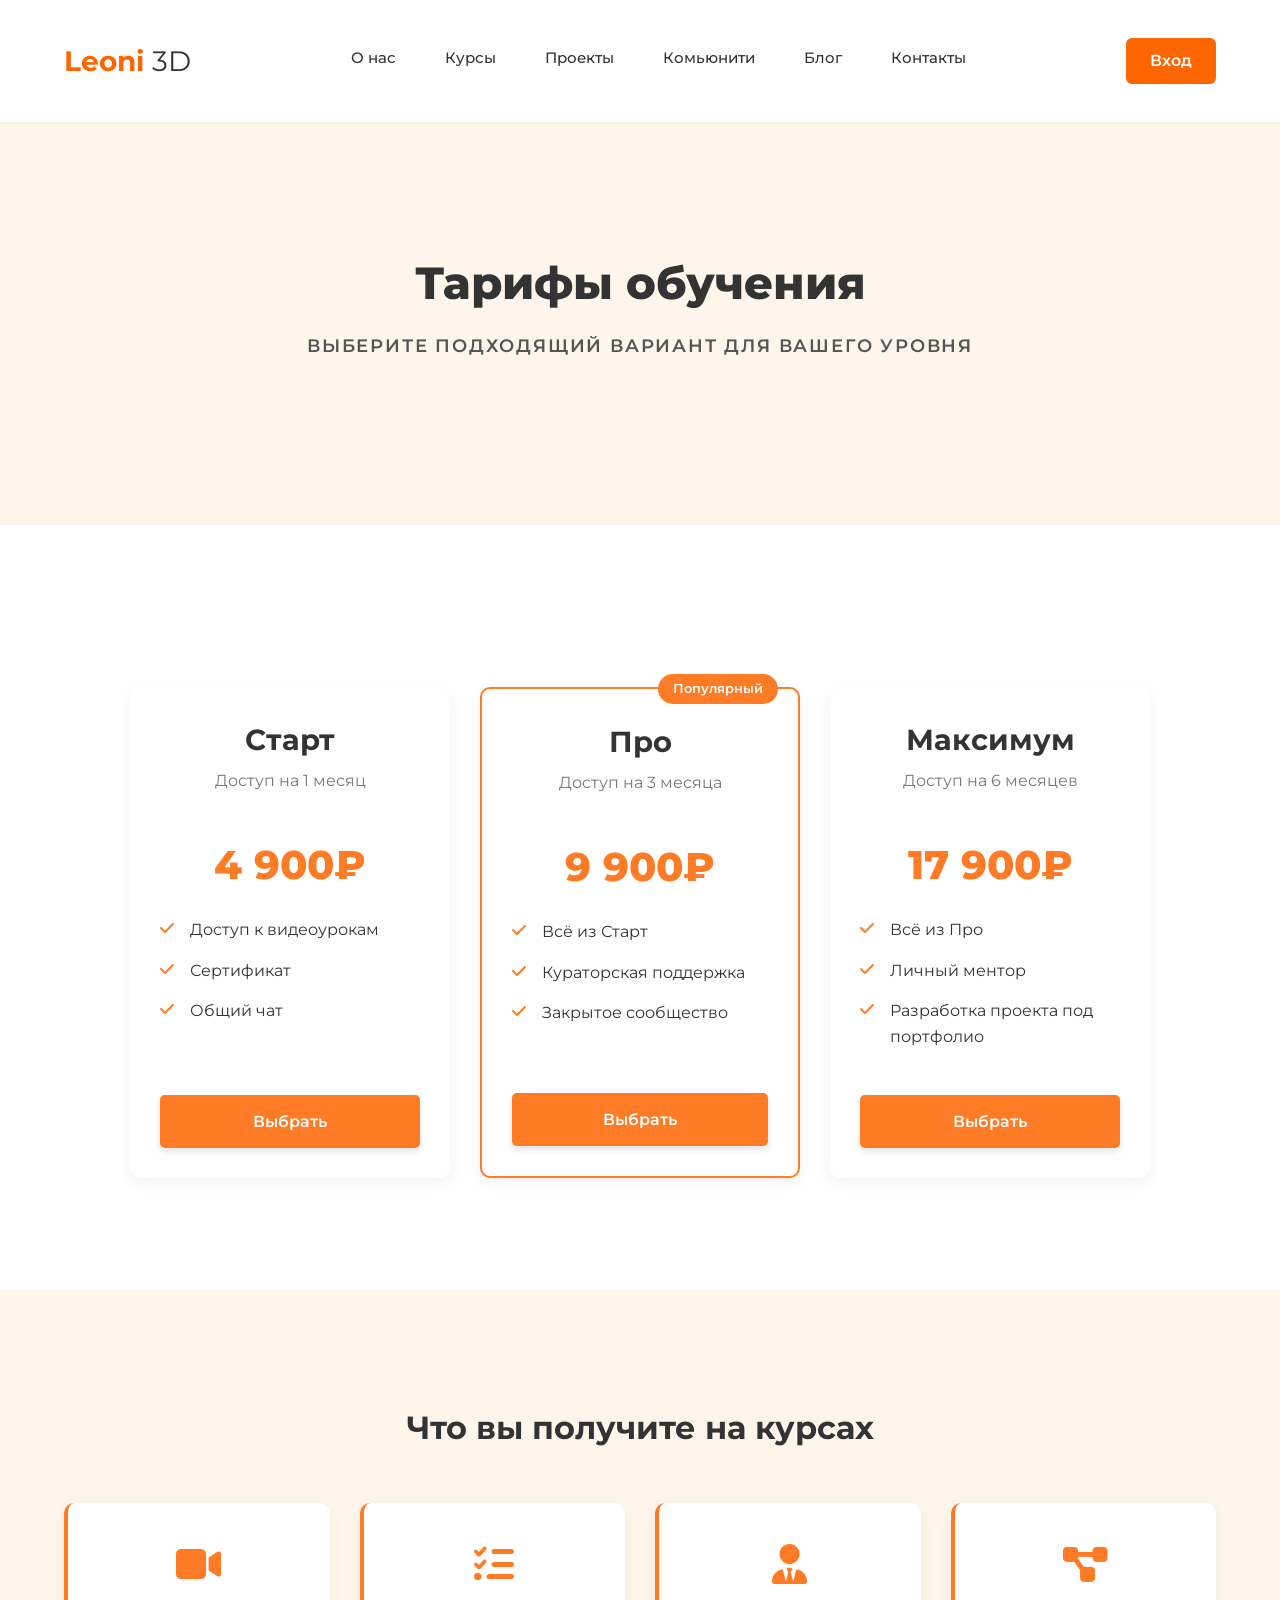
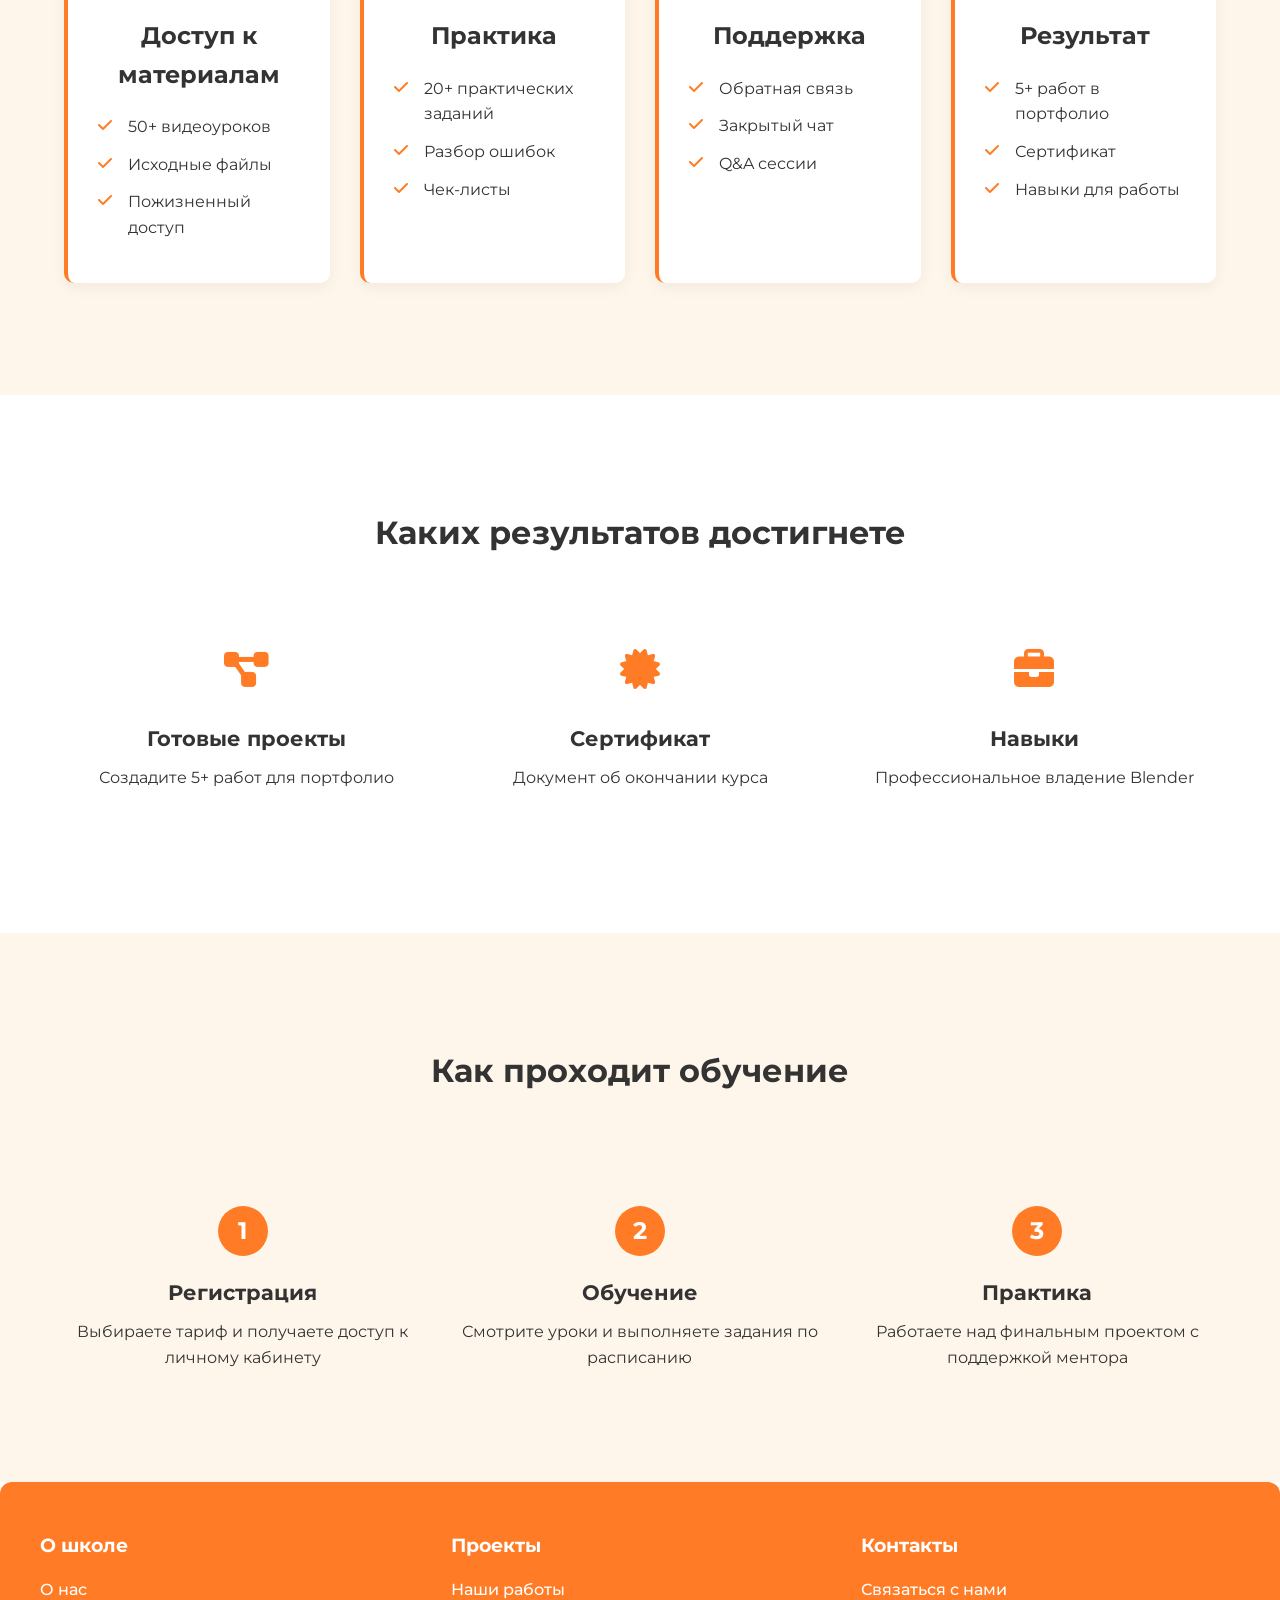
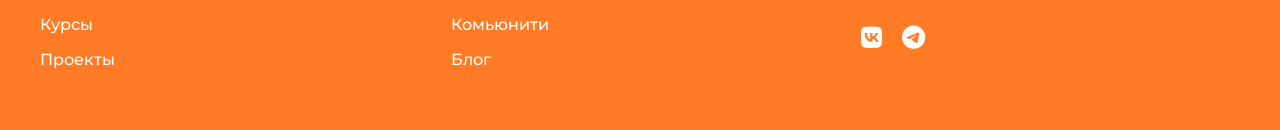
<file: courses.html>
<!DOCTYPE html>
<html lang="ru">
<head>
  <meta charset="UTF-8" />
  <meta name="viewport" content="width=device-width, initial-scale=1.0" />
  <title>Курсы | Leoni 3D</title>
  <link rel="stylesheet" href="styles.css" />
  <link href="https://fonts.googleapis.com/css2?family=Montserrat:wght@400;600;800&display=swap" rel="stylesheet" />
  <!-- Font Awesome Icons -->
  <link rel="stylesheet" href="https://cdnjs.cloudflare.com/ajax/libs/font-awesome/6.4.0/css/all.min.css" />
</head>
<body>
  <header>
    <div class="header-container container">
      <a href="index.html" class="logo">Leoni&nbsp;<span>3D</span></a>
      <ul class="nav-menu">
        <li><a href="about.html">О нас</a></li>
        <li><a href="courses.html" class="active">Курсы</a></li>
        <li><a href="projects.html">Проекты</a></li>
        <li><a href="community.html">Комьюнити</a></li>
        <li><a href="blog.html">Блог</a></li>
        <li><a href="contacts.html">Контакты</a></li>
      </ul>
      <a href="login.html" class="btn-login">Вход</a>
    </div>
  </header>

   <main>
    <!-- Герой-секция -->
    <section class="hero-courses" style="background-color: #fff6eb;">
      <div class="container">
        <div class="hero-content">
          <h1 class="hero-title">Тарифы обучения</h1>
          <p class="hero-subtitle">Выберите подходящий вариант для вашего уровня</p>
        </div>
      </div>
    </section>

    <!-- Основной блок тарифов -->
    <section class="pricing-section" style="background-color: #fff;">
      <div class="container">
        <div class="pricing-grid">
          <!-- Тариф Старт -->
          <div class="pricing-card">
            <div class="pricing-header">
              <h3>Старт</h3>
              <p>Доступ на 1 месяц</p>
            </div>
            <div class="pricing-price" style="color: #ff7b25;">
              4 900₽
            </div>
            <ul class="pricing-features">
              <li><i class="fas fa-check" style="color: #ff7b25;"></i> Доступ к видеоурокам</li>
              <li><i class="fas fa-check" style="color: #ff7b25;"></i> Сертификат</li>
              <li><i class="fas fa-check" style="color: #ff7b25;"></i> Общий чат</li>
            </ul>
            <div class="pricing-footer">
              <a href="#" class="btn-orange">Выбрать</a>
            </div>
          </div>
          
          <!-- Тариф Про -->
          <div class="pricing-card popular">
            <div class="pricing-badge">Популярный</div>
            <div class="pricing-header">
              <h3>Про</h3>
              <p>Доступ на 3 месяца</p>
            </div>
            <div class="pricing-price" style="color: #ff7b25;">
              9 900₽
            </div>
            <ul class="pricing-features">
              <li><i class="fas fa-check" style="color: #ff7b25;"></i> Всё из Старт</li>
              <li><i class="fas fa-check" style="color: #ff7b25;"></i> Кураторская поддержка</li>
              <li><i class="fas fa-check" style="color: #ff7b25;"></i> Закрытое сообщество</li>
            </ul>
            <div class="pricing-footer">
              <a href="#" class="btn-orange">Выбрать</a>
            </div>
          </div>
          
          <!-- Тариф Максимум -->
          <div class="pricing-card">
            <div class="pricing-header">
              <h3>Максимум</h3>
              <p>Доступ на 6 месяцев</p>
            </div>
            <div class="pricing-price" style="color: #ff7b25;">
              17 900₽
            </div>
            <ul class="pricing-features">
              <li><i class="fas fa-check" style="color: #ff7b25;"></i> Всё из Про</li>
              <li><i class="fas fa-check" style="color: #ff7b25;"></i> Личный ментор</li>
              <li><i class="fas fa-check" style="color: #ff7b25;"></i> Разработка проекта под портфолио</li>
            </ul>
            <div class="pricing-footer">
              <a href="#" class="btn-orange">Выбрать</a>
            </div>
          </div>
        </div>
      </div>
    </section>

     <section class="benefits-section" style="background-color: #fff6eb;">
  <div class="container">
    <h2 class="section-title">Что вы получите на курсах</h2>
    
    <div class="benefits-grid">
      <!-- Преимущество 1 -->
      <div class="benefit-card">
        <div class="benefit-icon">
          <i class="fas fa-video" style="color: #ff7b25;"></i>
        </div>
        <h3>Доступ к материалам</h3>
        <ul class="benefit-list">
          <li><i class="fas fa-check" style="color: #ff7b25;"></i> 50+ видеоуроков</li>
          <li><i class="fas fa-check" style="color: #ff7b25;"></i> Исходные файлы</li>
          <li><i class="fas fa-check" style="color: #ff7b25;"></i> Пожизненный доступ</li>
        </ul>
      </div>
      
      <!-- Преимущество 2 -->
      <div class="benefit-card">
        <div class="benefit-icon">
          <i class="fas fa-tasks" style="color: #ff7b25;"></i>
        </div>
        <h3>Практика</h3>
        <ul class="benefit-list">
          <li><i class="fas fa-check" style="color: #ff7b25;"></i> 20+ практических заданий</li>
          <li><i class="fas fa-check" style="color: #ff7b25;"></i> Разбор ошибок</li>
          <li><i class="fas fa-check" style="color: #ff7b25;"></i> Чек-листы</li>
        </ul>
      </div>
      
      <!-- Преимущество 3 -->
      <div class="benefit-card">
        <div class="benefit-icon">
          <i class="fas fa-user-tie" style="color: #ff7b25;"></i>
        </div>
        <h3>Поддержка</h3>
        <ul class="benefit-list">
          <li><i class="fas fa-check" style="color: #ff7b25;"></i> Обратная связь</li>
          <li><i class="fas fa-check" style="color: #ff7b25;"></i> Закрытый чат</li>
          <li><i class="fas fa-check" style="color: #ff7b25;"></i> Q&A сессии</li>
        </ul>
      </div>
      
      <!-- Преимущество 4 -->
      <div class="benefit-card">
        <div class="benefit-icon">
          <i class="fas fa-project-diagram" style="color: #ff7b25;"></i>
        </div>
        <h3>Результат</h3>
        <ul class="benefit-list">
          <li><i class="fas fa-check" style="color: #ff7b25;"></i> 5+ работ в портфолио</li>
          <li><i class="fas fa-check" style="color: #ff7b25;"></i> Сертификат</li>
          <li><i class="fas fa-check" style="color: #ff7b25;"></i> Навыки для работы</li>
        </ul>
      </div>
    </div>
  </div>
</section>

  <!-- Секция 2: Результаты -->
  <section class="results-section" style="background-color: #fff;">
    <div class="container">
      <h2 class="section-title">Каких результатов достигнете</h2>
      
      <div class="results-grid">
        <div class="result-card">
          <div class="result-icon">
            <i class="fas fa-project-diagram" style="color: #ff7b25;"></i>
          </div>
          <h3>Готовые проекты</h3>
          <p>Создадите 5+ работ для портфолио</p>
        </div>
        
        <div class="result-card">
          <div class="result-icon">
            <i class="fas fa-certificate" style="color: #ff7b25;"></i>
          </div>
          <h3>Сертификат</h3>
          <p>Документ об окончании курса</p>
        </div>
        
        <div class="result-card">
          <div class="result-icon">
            <i class="fas fa-briefcase" style="color: #ff7b25;"></i>
          </div>
          <h3>Навыки</h3>
          <p>Профессиональное владение Blender</p>
        </div>
      </div>
    </div>
  </section>

  <!-- Секция 3: Как проходит обучение -->
  <section class="process-section" style="background-color: #fff6eb;">
    <div class="container">
      <h2 class="section-title">Как проходит обучение</h2>
      
      <div class="process-steps">
        <!-- Шаг 1 -->
        <div class="process-step">
          <div class="step-number" style="background-color: #ff7b25;">1</div>
          <h3>Регистрация</h3>
          <p>Выбираете тариф и получаете доступ к личному кабинету</p>
        </div>
        
        <!-- Шаг 2 -->
        <div class="process-step">
          <div class="step-number" style="background-color: #ff7b25;">2</div>
          <h3>Обучение</h3>
          <p>Смотрите уроки и выполняете задания по расписанию</p>
        </div>
        
        <!-- Шаг 3 -->
        <div class="process-step">
          <div class="step-number" style="background-color: #ff7b25;">3</div>
          <h3>Практика</h3>
          <p>Работаете над финальным проектом с поддержкой ментора</p>
        </div>
      </div>
    </div>
  </section>

  </main>

  <footer>
    <div class="footer-container">
      <div class="footer-column">
        <h4>О школе</h4>
        <p><a href="about.html">О нас</a></p>
        <p><a href="courses.html">Курсы</a></p>
        <p><a href="projects.html">Проекты</a></p>
      </div>
      <div class="footer-column">
        <h4>Проекты</h4>
        <p><a href="projects.html">Наши работы</a></p>
        <p><a href="community.html">Комьюнити</a></p>
        <p><a href="blog.html">Блог</a></p>
      </div>
      <div class="footer-column">
        <h4>Контакты</h4>
        <p><a href="contacts.html">Связаться с нами</a></p>
        <div class="footer-socials">
          <a href="#"><i class="fab fa-vk"></i></a>
          <a href="#"><i class="fab fa-telegram"></i></a>
        </div>
      </div>
    </div>
  </footer>

  <script>
    // Мобильное меню
    document.querySelector('.mobile-menu-btn').addEventListener('click', function() {
      document.querySelector('.nav-menu').classList.toggle('active');
    });
  </script>
</body>
</html>
</file>
<file: styles.css>
/* Базовые стили */
* {
  margin: 0;
  padding: 0;
  box-sizing: border-box;
}

body {
  font-family: 'Montserrat', sans-serif;
  background-color: #fff;
  color: #333;
  line-height: 1.6;
  font-size: 16px;
}

.container {
  width: 90%;
  max-width: 1200px;
  margin: 0 auto;
  padding: 2rem 0;
}

/* Шапка сайта */
header {
  background-color: #fff;
  box-shadow: 0 2px 4px rgba(0,0,0,0.05);
  position: sticky;
  top: 0;
  z-index: 1000;
}

.logo {
  font-size: 1.6rem;
  font-weight: 800;
  color: #333;
  text-decoration: none;
}

.logo span {
  color: #ff7b25;
}

nav {
  display: flex;
  align-items: center;
}

.nav-menu {
  display: flex;
  flex-wrap: wrap;
  gap: 1.2rem;
  list-style: none;
}

.nav-menu li a {
  text-decoration: none;
  color: #333;
  font-weight: 600;
  position: relative;
  font-size: 0.95rem;
  padding: 0.5rem 0.25rem;
}

.nav-menu li a::after {
  content: '';
  position: absolute;
  left: 0;
  bottom: -4px;
  width: 0;
  height: 2px;
  background: #ff7b25;
  transition: width 0.3s ease;
}

.nav-menu li a:hover::after {
  width: 100%;
}

header .container {
  display: flex;
  justify-content: space-between;
  align-items: center;
}

/* Герой секция */
.hero {
  background: linear-gradient(135deg, #fef5e4 0%, #ffffff 100%);
  padding: 5rem 0;
  text-align: center;
}

.hero h1 {
  font-size: 2.75rem;
  margin-bottom: 1rem;
  max-width: 800px;
  margin-left: auto;
  margin-right: auto;
}

.hero h1 span {
  color: #ff7b25;
}

.cta-button {
  display: inline-block;
  margin-top: 2rem;
  padding: 1rem 2rem;
  background-color: #ff7b25;
  color: white;
  text-decoration: none;
  font-weight: 600;
  border-radius: 8px;
  font-size: 1.1rem;
  position: relative;
  border: 2px solid transparent;
  transition: all 0.3s ease;
}

.cta-button::before {
  content: '→';
  position: absolute;
  left: 0.75rem;
  opacity: 0;
  transform: translateX(-10px);
  transition: 0.3s;
}

.cta-button:hover {
  background-color: #fff8f0; /* светлый фон */
  border-color: #ff7b25;     /* оранжевая рамка */
  color: #ff7b25;            /* оранжевый текст */
}

.cta-button:hover::before {
  opacity: 0; /* отключаем стрелочку */
  transform: translateX(-10px);
  pointer-events: none;
}

/* Секции */
section {
  padding: 4rem 0;
}

h2 {
  font-size: 2.2rem;
  margin-bottom: 2rem;
  text-align: center;
}

ul {
  list-style: none;
  padding-left: 1.2rem;
}

ul li {
  margin-bottom: 0.75rem;
}


.why-3d-cards {
  display: flex;
  flex-wrap: wrap;
  gap: 1.8rem;
  justify-content: center;
  margin-top: 2rem;
}

.why-card {
  background: #fff6eb;
  border-radius: 12px;
  box-shadow: 0 2px 6px rgba(0,0,0,0.05);
  padding: 1.8rem 2rem;
  flex: 1 1 220px;
  max-width: 280px;
  text-align: center;
  transition: transform 0.3s ease;
  cursor: default;
}

.why-card:hover {
  transform: translateY(-5px);
}

.why-card .icon {
  font-size: 2.8rem;
  margin-bottom: 1rem;
  color: #ff7b25;
}

.why-card p {
  font-size: 1.1rem;
  font-weight: 600;
  color: #333;
}

.features {
  display: flex;
  flex-wrap: wrap;
  gap: 2rem;
  justify-content: center;
}

.feature {
  background: #fff6eb;
  border-radius: 12px;
  padding: 2rem;
  flex: 1 1 300px;
  max-width: 360px;
  box-shadow: 0 2px 6px rgba(0,0,0,0.05);
  transition: transform 0.3s;
}

.feature:hover {
  transform: translateY(-5px);
}

.feature h3 {
  font-size: 1.25rem;
  margin-bottom: 0.5rem;
  color: #ff7b25;
}

/* Карточки преимуществ */
.benefits {
  background: #fff4e6;
}

.benefit-cards {
  display: flex;
  flex-wrap: wrap;
  justify-content: center;
  gap: 2rem;
}

.benefit-card {
  background: #fff;
  border-radius: 12px;
  padding: 2rem;
  max-width: 340px;
  box-shadow: 0 2px 8px rgba(0,0,0,0.05);
  border-left: 4px solid #ff7b25;
}

.benefit-card h3 {
  margin-bottom: 0.75rem;
  color: #ff7b25;
  font-size: 1.2rem;
}

/* Карточки тарифов */
.pricing {
  background-color: #fff6eb;
}

.pricing-cards {
  display: flex;
  flex-wrap: wrap;
  gap: 2rem;
  justify-content: center;
}

.card {
  background: #fff;
  border-radius: 12px;
  padding: 2.5rem 2rem;
  width: 360px;
  box-shadow: 0 4px 12px rgba(0,0,0,0.05);
  transition: transform 0.3s;
  border: 2px solid #ff7b25;
  display: flex;
  flex-direction: column;
  justify-content: space-between;
  min-height: 520px;
  text-align: center;       /* Центрируем текст */
}

.card .price {
  font-size: 2rem;
  font-weight: 600;
  color: #ff7b25;
  margin: 1rem 0 1.5rem 0;
  text-align: center;
  font-family: 'Segoe UI', Tahoma, Geneva, Verdana, sans-serif;
  text-shadow: 1px 1px 2px rgba(0,0,0,0.1);
}

.card h3 {
  color: #ff7b25;
  font-size: 1.7rem;        /* Немного увеличил шрифт */
  margin-bottom: 1.2rem;
  font-weight: 700;
}

.card ul {
  padding-left: 0;          /* Убираем отступ слева */
  margin: 0 auto 1.5rem;    /* Центрируем список и добавляем нижний отступ */
  list-style: none;         /* Убираем стандартные маркеры */
  max-width: 280px;         /* Ограничиваем ширину списка */
  text-align: left;         /* Но текст в списке слева для удобства чтения */
  font-size: 1.1rem;        /* Увеличиваем размер шрифта */
  color: #444;
}

.card ul li {
  position: relative;
  padding-left: 1.8rem;
  margin-bottom: 0.75rem;
}

.card ul li::before {
  content: '✔';
  position: absolute;
  left: 0;
  color: #ff7b25;
  font-weight: bold;
  font-size: 1.2rem;
  top: 0;
}

.card .btn {
  display: inline-block;
  margin-top: auto;
  background-color: #ff7b25;
  color: #fff;
  padding: 0.9rem 1.8rem;   /* чуть увеличены отступы */
  text-decoration: none;
  font-size: 1.1rem;
  border-radius: 5px;
  text-align: center;
  border: 2px solid transparent;
  transition: background-color 0.3s ease, color 0.3s ease, border-color 0.3s ease;
  font-weight: 600;
  cursor: pointer;
}

.card .btn:hover,
.card .btn:focus {
  background-color: #fff;
  color: #ff7b25;
  border-color: #ff7b25;
  transform: none;
}

/* Отзывы */
.testimonial-grid {
  display: grid;
  grid-template-columns: repeat(auto-fit, minmax(250px, 1fr));
  gap: 2rem;
  margin-top: 2rem;
}

.testimonial {
  background: #f4f4f4;
  padding: 1.5rem;
  border-radius: 10px;
}

.testimonial span {
  display: block;
  margin-top: 1rem;
  font-weight: bold;
}

/* Блог */
.articles-grid {
  display: grid;
  grid-template-columns: repeat(auto-fit, minmax(250px, 1fr));
  gap: 2rem;
}

.article-card {
  padding: 1.5rem;
  background: #fafafa;
  border-radius: 10px;
  transition: background 0.3s;
}

.article-card:hover {
  background: #fff0dc;
}

.article-card img {
  width: 100%;
  height: 160px;
  object-fit: cover;
  border-radius: 12px;
  margin-bottom: 1rem;
  box-shadow: 0 4px 10px rgba(0,0,0,0.08);
}

.article-card h3 {
  font-size: 1.3rem;
  margin-bottom: 0.5rem;
}

.article-card h3 a {
  color: #ff7b25;
  text-decoration: none;
  transition: color 0.3s ease;
}

.article-card h3 a:hover {
  color: #d47010;
}

.article-card p {
  font-size: 1rem;
  color: #555;
  line-height: 1.4;
}

/* Подправим отступы карточек, чтобы лучше смотрелось */
.articles-grid {
  gap: 2.5rem;
}

/* CTA */
.cta-section {
  background: linear-gradient(135deg, #fff5e5, #ffffff);
  text-align: center;
}

.testimonial-slider {
  position: relative;
  max-width: 900px;
  margin: 0 auto;
  display: flex;
  align-items: center;
  gap: 1rem;
}

.testimonial-wrapper {
  overflow: hidden;
  flex: 1;
}

.testimonial-wrapper {
  position: relative;
  overflow: hidden;
  flex: 1;
  min-height: 230px; /* Чтобы высота не прыгала */
}

.testimonial-wrapper > .testimonial {
  position: absolute;
  top: 0; left: 0; right: 0;
  opacity: 0;
  pointer-events: none;
  transition: opacity 0.5s ease;
  background: #f4f4f4;
  padding: 2rem;
  border-radius: 12px;
  text-align: center;
  box-shadow: 0 4px 12px rgba(0,0,0,0.1);
}

.testimonial-wrapper > .testimonial.active {
  opacity: 1;
  pointer-events: auto;
  position: relative;
}

.avatar {
  width: 80px;
  height: 80px;
  border-radius: 50%;
  margin-bottom: 1rem;
  object-fit: cover;
  box-shadow: 0 2px 6px rgba(0,0,0,0.15);
}

.testimonial p {
  font-style: italic;
  margin-bottom: 1rem;
  color: #333;
  font-size: 1.1rem;
}

.stars {
  color: #ff7b25;
  font-size: 1.3rem;
  margin-bottom: 1rem;
}

.testimonial span {
  font-weight: 700;
  color: #555;
}

.testimonial {
  position: absolute;
  top: 0;
  left: 0;
  width: 100%;
  opacity: 0;
  visibility: hidden;
  transition: opacity 0.5s ease;
}

.testimonial.active {
  opacity: 1;
  visibility: visible;
  position: relative;
}

/* Кнопки слайдера */
.slider-btn {
  background: #ff7b25;
  border: none;
  color: white;
  font-size: 2rem;
  font-weight: 700;
  width: 44px;
  height: 44px;
  border-radius: 50%;
  cursor: pointer;
  transition: background 0.3s;
  display: flex;
  align-items: center;
  justify-content: center;
  user-select: none;
}

.slider-btn:hover {
  background: #d4710c;
}

.slider-btn:focus {
  outline: 2px solid #ff7b25;
  outline-offset: 2px;
}

/* Адаптив */
@media (max-width: 600px) {
  .testimonial-slider {
    flex-direction: column;
  }
  .slider-btn {
    margin: 1rem 0 0 0;
  }
}

/* Футер */
footer {
  background: #ff7b25;
  color: white;
  text-align: center;
  padding: 1.5rem 0;
  font-weight: 500;
}

/* Адаптив */
@media (max-width: 768px) {
  .nav-menu {
    gap: 1rem;
    justify-content: center;
  }
  .hero h1 {
    font-size: 2.1rem;
  }
  .container {
    width: 95%;
  }
  .pricing-cards, .features, .benefit-cards {
    flex-direction: column;
    align-items: center;
  }
  .cta-button {
    font-size: 1rem;
    padding: 0.85rem 1.6rem;
  }
  .card {
    width: 90%;
  }
}

footer {
  background: #ff7b25;
  color: white;
  padding: 3rem 1rem;
  font-weight: 500;
  width: 100%;
  box-sizing: border-box;
  border-top-left-radius: 12px;
  border-top-right-radius: 12px;
}

footer .footer-container {
  max-width: 1200px;
  margin: 0 auto;
  display: flex;
  flex-wrap: wrap;
  justify-content: space-between;
  gap: 2rem;
  text-align: left;
}

footer .footer-column {
  flex: 1 1 220px;
  min-width: 150px;
}

footer h4 {
  margin-bottom: 1rem;
  font-size: 1.2rem;
  font-weight: 700;
}

footer p, footer a {
  color: white;
  text-decoration: none;
  display: block;
  margin-bottom: 0.6rem;
  font-size: 1rem;
  transition: color 0.3s ease;
}

footer a:hover {
  color: #d4710c;
}

.footer-socials {
  display: flex;
  gap: 1.2rem;
  margin-top: 1rem;
}

.footer-socials a {
  font-size: 1.5rem;
  color: white;
  transition: color 0.3s ease;
}

.footer-socials a:hover {
  color: #d4710c;
}

/* Адаптив */
@media (max-width: 768px) {
  footer .footer-container {
    flex-direction: column;
    text-align: center;
    padding: 0;
  }
  footer .footer-column {
    flex: none;
    min-width: auto;
    margin-bottom: 2rem;
  }
  .footer-socials {
    justify-content: center;
  }
}

.header-container {
  display: flex;
  align-items: center;  /* выравнивание по центру */
  justify-content: space-between;
  gap: 20px;
}

.logo {
  font-weight: 700;
  font-size: 28px;
  color: #FF6600;
  text-decoration: none;
  display: flex;
  align-items: center; /* по центру по высоте */
}

.logo span {
  font-weight: 400;
  color: #333;
}

.nav-menu {
  list-style: none;
  display: flex;
  gap: 25px;
  margin: 0;
  padding: 0;
  flex-grow: 1;
  justify-content: center;
  /* ниже отступ сверху, чтобы немного опустить */
  padding-top: 6px;  /* или 5-8px можно подобрать под дизайн */
}

.nav-menu li a {
  text-decoration: none;
  font-weight: 500;
  color: #333;
  padding: 8px 12px;
  transition: color 0.3s ease;
  display: flex;
  align-items: center; /* чтобы текст выравнивался по вертикали */
  height: 100%;
}

.nav-menu li a:hover,
.nav-menu li a:focus {
  color: #FF6600;
}

.btn-login {
  padding: 8px 22px;
  border: 2px solid transparent;
  border-radius: 6px;
  color: #fff;
  font-weight: 600;
  text-decoration: none;
  background-color: #FF6600;
  transition: background-color 0.3s ease, color 0.3s ease, border-color 0.3s ease;
  white-space: nowrap;
  display: flex;
  align-items: center;
}

.btn-login:hover,
.btn-login:focus {
  background-color: #fff;
  color: #FF6600;
  border-color: #FF6600;
}

/*about*/
/* Hero блок About */
.about-hero {
  background-color: #fff6eb;
  padding: 4rem 2rem;
  text-align: center;
}
.about-hero h1 {
  font-size: 2.5rem;
  color: #ff7b25;
  margin-bottom: 1rem;
}
.about-hero p {
  max-width: 700px;
  margin: 0 auto;
  font-size: 1.1rem;
  color: #333;
}

/* Общий блок секций */
.about-block {
  padding: 4rem 2rem;
}
.about-block h2 {
  text-align: center;
  color: #333;
  font-size: 2rem;
  margin-bottom: 2rem;
}

/* Сетка карточек */
.cards-row {
  display: grid;
  gap: 2rem;
}
.cards-2 {
  grid-template-columns: repeat(auto-fit, minmax(300px, 1fr));
}
.cards-3 {
  grid-template-columns: repeat(auto-fit, minmax(280px, 1fr));
}
.cards-4 {
  grid-template-columns: repeat(auto-fit, minmax(220px, 1fr));
}

/* Универсальные карточки */
.about-card {
  background: #fff;
  border: 2px solid #ff7b25;
  border-radius: 12px;
  padding: 2rem;
  text-align: center;
  box-shadow: 0 4px 12px rgba(0,0,0,0.05);
  transition: transform 0.3s ease;
}
.about-card:hover {
  transform: translateY(-5px);
}
.about-card .emoji {
  font-size: 2.5rem;
  margin-bottom: 1rem;
}
.about-card h3 {
  color: #ff7b25;
  font-size: 1.2rem;
  margin-bottom: 0.5rem;
}
.about-card p {
  color: #555;
  font-size: 1rem;
}

/* Блок команды с фоном */
.about-team-bg {
  background-color: #fff6eb;
  padding: 4rem 2rem;
}
.about-card img {
  width: 100%;
  height: auto;
  border-radius: 8px;
  margin-bottom: 1rem;
}

/* Секция "Связаться с нами" */
.contact-us {
  text-align: center;
}
.contact-us a {
  color: #ff7b25;
  text-decoration: underline;
  font-weight: 600;
}
.contact-us a:hover {
  color: #d4710c;
}

/* Адаптивность */
@media (max-width: 768px) {
  .about-hero h1 {
    font-size: 2rem;
  }
  .about-block h2 {
    font-size: 1.7rem;
  }
  .about-card {
    padding: 1.5rem;
  }
  .about-card h3 {
    font-size: 1.1rem;
  }
}

.hero-about {
  background-color: #fff6eb;
  padding: 5rem 1rem;
  text-align: center;
}

.hero-about h1 {
  font-size: 2.4rem;
  font-weight: 800;
  margin-bottom: 1.2rem;
  color: #333;
  line-height: 1.4;
}

.hero-about p {
  font-size: 1.125rem;
  max-width: 700px;
  margin: 0 auto 2rem;
  color: #555;
  line-height: 1.6;
}

.hero-about .cta-button {
  background-color: #ff7b25;
  color: white;
  padding: 0.9rem 1.8rem;
  font-size: 1rem;
  border-radius: 6px;
  font-weight: 600;
  text-decoration: none;
  border: 2px solid transparent;
  transition: background-color 0.3s ease, color 0.3s ease, border-color 0.3s ease;
}

.hero-about .cta-button:hover {
  background-color: #fff;
  color: #ff7b25;
  border-color: #ff7b25;
}

.hero-about h1 {
  font-size: 2.5rem;
  margin-bottom: 1.5rem;
  font-weight: 800;
}

.hero-about h1 span {
  color: #ff7b25;
}

.hero-about {
  background-color: #fff6eb;
  padding: 5rem 1rem;
  text-align: center;
}

.hero-subtitle {
  font-weight: 600;
  font-size: 1.2rem;
  color: #666;
  margin-bottom: 0.5rem;
  letter-spacing: 0.1em;
  text-transform: uppercase;
  font-family: 'Montserrat', sans-serif;
}

.hero-title {
  font-size: 3rem;
  font-weight: 800;
  margin-bottom: 1.5rem;
  line-height: 1.3;
  font-family: 'Montserrat', sans-serif;
  color: #222;
}

.orange-text {
  color: #ff7b25;
}

.hero-description {
  font-size: 1.2rem;
  max-width: 700px;
  margin: 0 auto 2.5rem;
  color: #555;
  line-height: 1.5;
  font-family: 'Montserrat', sans-serif;
}

.cta-button {
  background-color: #ff7b25;
  color: #fff;
  padding: 1rem 2.5rem;
  border-radius: 30px;
  font-weight: 700;
  font-family: 'Montserrat', sans-serif;
  font-size: 1.1rem;
  text-decoration: none;
  border: 2px solid transparent;
  transition: background-color 0.3s ease, color 0.3s ease, border-color 0.3s ease;
  display: inline-block;
}

.cta-button:hover,
.cta-button:focus {
  background-color: #fff;
  color: #ff7b25;
  border-color: #ff7b25;
}

.about-stats {
  padding: 4rem 2rem;
  text-align: center;
}

.about-stats h2 {
  font-size: 2rem;
  color: #ff7b25;
  margin-bottom: 2.5rem;
  font-weight: 800;
}

.stats-grid {
  display: flex;
  flex-wrap: wrap;
  justify-content: center;
  gap: 2.5rem;
  max-width: 900px;
  margin: 0 auto;
}

.stat-item {
  background: #fff;
  border: 2px solid #ff7b25;
  border-radius: 12px;
  padding: 2rem 2.5rem;
  flex: 1 1 180px;
  box-shadow: 0 4px 12px rgba(0,0,0,0.05);
  transition: transform 0.3s ease;
  cursor: default;
}

.stat-item:hover {
  transform: translateY(-5px);
}

.stat-number {
  font-size: 3.5rem;
  font-weight: 900;
  color: #ff7b25;
  margin-bottom: 0.5rem;
  font-family: 'Montserrat', sans-serif;
}

.stat-item p {
  font-size: 1.1rem;
  color: #555;
  margin: 0;
}

/* Адаптив */
@media (max-width: 600px) {
  .stats-grid {
    flex-direction: column;
    gap: 1.5rem;
  }
}

/* Блок "Наши достижения" */
.about-block h2 {
  text-align: center; /* Центрируем заголовок */
  margin-bottom: 2rem;
}

.stats-grid {
  display: grid;
  grid-template-columns: repeat(4, 1fr); /* 4 равных колонки */
  gap: 1.5rem;
  max-width: 1200px; /* ширина как у всех основных блоков */
  margin: 0 auto;
  text-align: center;
}

.stat-item {
  background: #fff;
  border: 2px solid #ff7b25;
  border-radius: 12px;
  padding: 1.5rem 1rem;
  box-shadow: 0 4px 12px rgba(0,0,0,0.05);
  transition: transform 0.3s ease;
}

.stat-item:hover {
  transform: translateY(-5px);
}

.stat-number {
  font-size: 2rem; /* Размер цифр */
  font-weight: 800;
  color: #ff7b25;
  margin-bottom: 0.3rem;
}

.stat-item p {
  font-size: 0.95rem;
  color: #555;
  margin: 0;
}


/* --- Стили для courses.html --- */

.hero-courses {
  background-color: #fff6eb;
  padding: 5rem 1rem;
  text-align: center;
}

.hero-courses h1 {
  font-size: 2.8rem;
  font-weight: 800;
  margin-bottom: 1.2rem;
  color: #333;
  line-height: 1.3;
}

.hero-courses h1 span {
  color: #ff7b25;
}

.hero-courses p {
  font-size: 1.125rem;
  max-width: 700px;
  margin: 0 auto 2rem;
  color: #555;
  line-height: 1.6;
}

.hero-courses .cta-button {
  background-color: #ff7b25;
  color: white;
  padding: 1rem 2.2rem;
  font-size: 1.1rem;
  border-radius: 50px;
  font-weight: 700;
  text-decoration: none;
  border: 2px solid transparent;
  transition: background-color 0.3s ease, color 0.3s ease, border-color 0.3s ease;
  display: inline-block;
}

.hero-courses .cta-button:hover,
.hero-courses .cta-button:focus {
  background-color: #fff;
  color: #ff7b25;
  border-color: #ff7b25;
  outline: none;
}

/* Карточки курсов */

.courses-list {
  display: flex;
  justify-content: center;
  gap: 2.5rem;
  flex-wrap: wrap;
  padding: 3rem 1rem 5rem;
  max-width: 1200px;
  margin: 0 auto;
}

.course-card {
  background: #fff;
  border-radius: 14px;
  border: 2px solid #ff7b25;
  box-shadow: 0 6px 16px rgba(0,0,0,0.07);
  padding: 2.4rem 2rem;
  width: 360px;
  display: flex;
  flex-direction: column;
  transition: transform 0.3s ease;
}

.course-card:hover {
  transform: translateY(-6px);
}

.course-card h3 {
  color: #ff7b25;
  font-size: 1.7rem;
  margin-bottom: 0.5rem;
  font-weight: 700;
}

.course-card .duration {
  font-weight: 600;
  color: #555;
  margin-bottom: 1rem;
  font-size: 1rem;
}

.course-card .description {
  color: #444;
  font-size: 1rem;
  margin-bottom: 1.2rem;
  line-height: 1.4;
}

.course-card h4 {
  color: #ff7b25;
  font-size: 1.1rem;
  margin-bottom: 0.8rem;
  font-weight: 600;
}

.course-card ul {
  list-style: disc inside;
  color: #555;
  margin-bottom: 1.8rem;
  font-size: 0.95rem;
  line-height: 1.3;
  padding-left: 1rem;
}

.course-card ul li {
  margin-bottom: 0.5rem;
}

.course-card .price {
  font-weight: 700;
  font-size: 1.4rem;
  color: #ff7b25;
  margin-bottom: 1.6rem;
}

.course-card .btn {
  background-color: #ff7b25;
  color: white;
  padding: 0.9rem 1.8rem;
  border-radius: 50px;
  font-weight: 700;
  text-decoration: none;
  text-align: center;
  border: 2px solid transparent;
  transition: background-color 0.3s ease, color 0.3s ease, border-color 0.3s ease;
  cursor: pointer;
  align-self: center;
  width: 140px;
}

.course-card .btn:hover,
.course-card .btn:focus {
  background-color: #fff;
  color: #ff7b25;
  border-color: #ff7b25;
  outline: none;
}

@media (max-width: 1024px) {
  .courses-list {
    justify-content: center;
  }
  .course-card {
    width: 90%;
    max-width: 400px;
  }
}

/*courses.html*/

/* Герой секция курсов */
.hero-courses {
  padding: 100px 0;
  text-align: center;
}

.hero-title {
  font-size: 2.5rem;
  font-weight: 800;
  margin-bottom: 20px;
  color: #333;
}

.hero-subtitle {
  font-size: 1.8rem;
  line-height: 1.4;
  color: #555;
}

/* Секция о курсах */
.about-courses {
  padding: 80px 0;
}

.section-header {
  text-align: center;
  margin-bottom: 50px;
}

.section-header h2 {
  font-size: 2rem;
  color: #333;
}

.section-header p {
  font-size: 1.2rem;
  color: #777;
}

.courses-grid {
  display: grid;
  grid-template-columns: repeat(auto-fit, minmax(300px, 1fr));
  gap: 30px;
}

.course-item {
  background: #fff;
  border-radius: 10px;
  padding: 30px;
  box-shadow: 0 5px 15px rgba(0,0,0,0.05);
  transition: transform 0.3s;
}

.course-item:hover {
  transform: translateY(-10px);
}

.course-icon {
  font-size: 2.5rem;
  color: #0077ff;
  margin-bottom: 20px;
}

.course-item h3 {
  font-size: 1.5rem;
  margin-bottom: 15px;
  color: #333;
}

.course-features {
  margin: 20px 0;
  padding: 0;
  list-style: none;
}

.course-features li {
  margin-bottom: 10px;
  color: #555;
}

.course-features i {
  margin-right: 10px;
  color: #0077ff;
}

.btn-course {
  display: inline-block;
  padding: 12px 25px;
  background: #0077ff;
  color: #fff;
  border-radius: 5px;
  text-decoration: none;
  font-weight: 600;
  transition: background 0.3s;
}

.btn-course:hover {
  background: #0055cc;
}

/* Преимущества */
.course-benefits {
  padding: 80px 0;
}

.benefits-grid {
  display: grid;
  grid-template-columns: repeat(auto-fit, minmax(250px, 1fr));
  gap: 30px;
  margin-top: 40px;
}

.benefit-item {
  text-align: center;
  padding: 30px;
}

.benefit-item i {
  font-size: 2.5rem;
  color: #0077ff;
  margin-bottom: 20px;
}

.benefit-item h3 {
  font-size: 1.3rem;
  margin-bottom: 10px;
  color: #333;
}

/* Адаптивность */
@media (max-width: 768px) {
  .hero-title {
    font-size: 2rem;
  }
  .hero-subtitle {
    font-size: 1.4rem;
  }
  .courses-grid {
    grid-template-columns: 1fr;
  }
}

/* Стили для тарифов */
.pricing-section {
  padding: 80px 0;
}

.pricing-grid {
  display: flex;
  justify-content: center;
  gap: 30px;
  flex-wrap: wrap;
  margin-top: 50px;
}

.pricing-card {
  background: #fff;
  border-radius: 10px;
  box-shadow: 0 5px 15px rgba(0,0,0,0.05);
  padding: 30px;
  width: 320px;
  position: relative;
  display: flex;
  flex-direction: column;
}

.pricing-card.popular {
  border: 2px solid #ff7b25;
}

.pricing-badge {
  position: absolute;
  top: -15px;
  right: 20px;
  background: #ff7b25;
  color: white;
  padding: 5px 15px;
  border-radius: 20px;
  font-size: 0.8rem;
  font-weight: 600;
}

.pricing-header {
  text-align: center;
  margin-bottom: 20px;
}

.pricing-header h3 {
  font-size: 1.8rem;
  color: #333;
  margin-bottom: 5px;
}

.pricing-header p {
  color: #777;
}

.pricing-price {
  font-size: 2.5rem;
  font-weight: 800;
  text-align: center;
  margin: 20px 0;
}

.pricing-features {
  list-style: none;
  padding: 0;
  margin: 0 0 30px 0;
  flex-grow: 1;
}

.pricing-features li {
  margin-bottom: 15px;
  padding-left: 30px;
  position: relative;
}

.pricing-features i {
  position: absolute;
  left: 0;
  top: 3px;
}

.pricing-footer {
  text-align: center;
  margin-top: auto;
}

.btn-orange {
  display: inline-block;
  padding: 12px 30px;
  background: #ff7b25;
  color: white;
  border-radius: 5px;
  text-decoration: none;
  font-weight: 600;
  transition: all 0.3s ease;
  border: 2px solid #ff7b25;
  cursor: pointer;
  width: 100%;
  text-align: center;
  box-shadow: 0 4px 6px rgba(0, 0, 0, 0.1);
}

.btn-orange:hover {
  background: white;
  color: #ff7b25;
  border-color: #ff7b25;
  transform: translateY(-2px);
  box-shadow: 0 6px 8px rgba(0, 0, 0, 0.15);
}


/* Адаптивность */
@media (max-width: 992px) {
  .pricing-grid {
    flex-direction: column;
    align-items: center;
  }
  
  .pricing-card {
    width: 100%;
    max-width: 400px;
  }
}

/* Секции преимуществ */
.benefits-section, 
.results-section, 
.process-section {
  padding: 80px 0;
}

.section-title {
  text-align: center;
  font-size: 2rem;
  margin-bottom: 50px;
  color: #333;
}

/* Сетка преимуществ (4 колонки) */
.benefits-grid {
  display: grid;
  grid-template-columns: repeat(auto-fit, minmax(250px, 1fr));
  gap: 30px;
}

.benefit-card {
  background: white;
  border-radius: 10px;
  padding: 30px;
  box-shadow: 0 5px 15px rgba(0,0,0,0.05);
  transition: transform 0.3s;
}

.benefit-card:hover {
  transform: translateY(-5px);
}

.benefit-icon {
  font-size: 2.5rem;
  margin-bottom: 20px;
  text-align: center;
}

.benefit-card h3 {
  font-size: 1.5rem;
  margin-bottom: 20px;
  text-align: center;
  color: #333;
}

.benefit-list {
  list-style: none;
  padding: 0;
}

.benefit-list li {
  margin-bottom: 12px;
  padding-left: 30px;
  position: relative;
}

.benefit-list i {
  position: absolute;
  left: 0;
  top: 3px;
}

/* Сетка результатов */
.results-grid {
  display: grid;
  grid-template-columns: repeat(auto-fit, minmax(250px, 1fr));
  gap: 30px;
}

.result-card {
  text-align: center;
  padding: 30px 20px;
}

.result-icon {
  font-size: 2.5rem;
  margin-bottom: 20px;
}

.result-card h3 {
  font-size: 1.3rem;
  margin-bottom: 10px;
  color: #333;
}

/* Шаги обучения */
.process-steps {
  display: flex;
  justify-content: center;
  flex-wrap: wrap;
  gap: 30px;
}

.process-step {
  flex: 1;
  min-width: 250px;
  text-align: center;
  position: relative;
  padding-top: 60px;
}

.step-number {
  width: 50px;
  height: 50px;
  border-radius: 50%;
  color: white;
  font-size: 1.5rem;
  font-weight: bold;
  display: flex;
  align-items: center;
  justify-content: center;
  margin: 0 auto 20px;
}

.process-step h3 {
  font-size: 1.3rem;
  margin-bottom: 10px;
  color: #333;
}

/* Адаптивность */
@media (max-width: 768px) {
  .benefits-grid,
  .results-grid {
    grid-template-columns: 1fr;
  }
  
  .process-steps {
    flex-direction: column;
  }
}

/* Адаптивность для 4 колонок */
@media (max-width: 1200px) {
  .benefits-grid {
    grid-template-columns: repeat(2, 1fr);
  }
}

@media (max-width: 768px) {
  .benefits-grid {
    grid-template-columns: 1fr;
  }
}

/* Стили для страницы проектов */
.hero-projects {
  padding: 100px 0;
  text-align: center;
}

.hero-stats {
  display: flex;
  justify-content: center;
  gap: 50px;
  margin-top: 40px;
}

.stat-item {
  text-align: center;
}

.stat-item i {
  font-size: 2.5rem;
  margin-bottom: 10px;
}

.stat-item span {
  font-size: 2rem;
  font-weight: 800;
  color: #ff7b25;
  display: block;
}

.filters {
  padding: 30px 0;
  position: sticky;
  top: 0;
  z-index: 100;
  box-shadow: 0 2px 10px rgba(0,0,0,0.1);
}

.filter-buttons {
  display: flex;
  justify-content: center;
  flex-wrap: wrap;
  gap: 15px;
}

.filter-btn {
  padding: 10px 20px;
  background: #fff;
  border: 1px solid #ddd;
  border-radius: 30px;
  cursor: pointer;
  transition: all 0.3s;
  display: flex;
  align-items: center;
  gap: 8px;
  text-transform: uppercase;
  font-family: 'Montserrat', sans-serif;
}

.filter-btn.active {
  background: #ff7b25;
  color: white;
  border-color: #ff7b25;
}

.filter-btn i {
  font-size: 1rem;
}

.projects-gallery {
  padding: 60px 0;
}

.projects-grid {
  display: grid;
  grid-template-columns: repeat(auto-fill, minmax(300px, 1fr));
  gap: 30px;
}

.project-card {
  border-radius: 10px;
  overflow: hidden;
  box-shadow: 0 5px 15px rgba(0,0,0,0.1);
  transition: transform 0.3s;
}

.project-card:hover {
  transform: translateY(-10px);
}

.project-card img {
  width: 100%;
  height: 250px;
  object-fit: cover;
}

.project-info {
  padding: 20px;
  background: white;
}

.project-info h3 {
  margin-bottom: 10px;
}

.project-meta {
  display: flex;
  justify-content: space-between;
  align-items: center;
  margin-top: 15px;
}

.project-meta span {
  font-size: 0.9rem;
  color: #555;
}

.btn-view {
  display: inline-block;
  width: 40px;
  height: 40px;
  background: #ff7b25;
  color: white;
  border-radius: 50%;
  text-align: center;
  line-height: 40px;
}

.project-process {
  padding: 80px 0;
}

.project-raboti{
  text-transform: uppercase;
  font-family: 'Montserrat', sans-serif;
}

.process-steps {
  display: grid;
  grid-template-columns: repeat(auto-fit, minmax(200px, 1fr));
  gap: 40px;
  margin-top: 50px;
}

.process-step {
  text-align: center;
}

.step-icon {
  width: 80px;
  height: 80px;
  border-radius: 50%;
  margin: 0 auto 20px;
  display: flex;
  align-items: center;
  justify-content: center;
  color: white;
  font-size: 1.8rem;
}

.cta-section {
  padding: 80px 0;
  text-align: center;
  background: #333;
  color: white;
}

.cta-section h2 {
  font-size: 2rem;
  margin-bottom: 20px;
}

.btn-cta {
  display: inline-block;
  padding: 15px 40px;
  background: #ff7b25;
  color: white;
  border-radius: 30px;
  text-decoration: none;
  font-weight: 600;
  margin-top: 30px;
  transition: all 0.3s;
}

.btn-cta:hover {
  background: #e56a1a;
  transform: translateY(-3px);
}

/* Адаптивность */
@media (max-width: 768px) {
  .hero-stats {
    flex-direction: column;
    gap: 30px;
  }
  
  .process-steps {
    grid-template-columns: 1fr;
  }
  
  .filter-buttons {
    justify-content: flex-start;
    overflow-x: auto;
    padding-bottom: 10px;
  }
}

.cta-section {
  text-align: center;
  color: white;
}

.cta-section h2 {
  font-size: 2rem;
  margin-bottom: 15px !important;
}

.cta-section p {
  font-size: 1.1rem;
  margin-bottom: 30px !important;
  opacity: 0.9;
}

.btn-primary {
  margin-top: 0; /* Убираем лишний отступ сверху */
}

.btn-primary {
  display: inline-block;
  padding: 12px 30px;
  background: #ff7b25;
  color: white;
  border-radius: 5px;
  text-decoration: none;
  font-weight: 600;
  transition: all 0.3s ease;
  border: 2px solid #ff7b25;
}

.btn-primary:hover {
  background: white;
  color: #ff7b25;
  transform: translateY(-2px);
  box-shadow: 0 4px 8px rgba(0,0,0,0.1);
}
</file>
